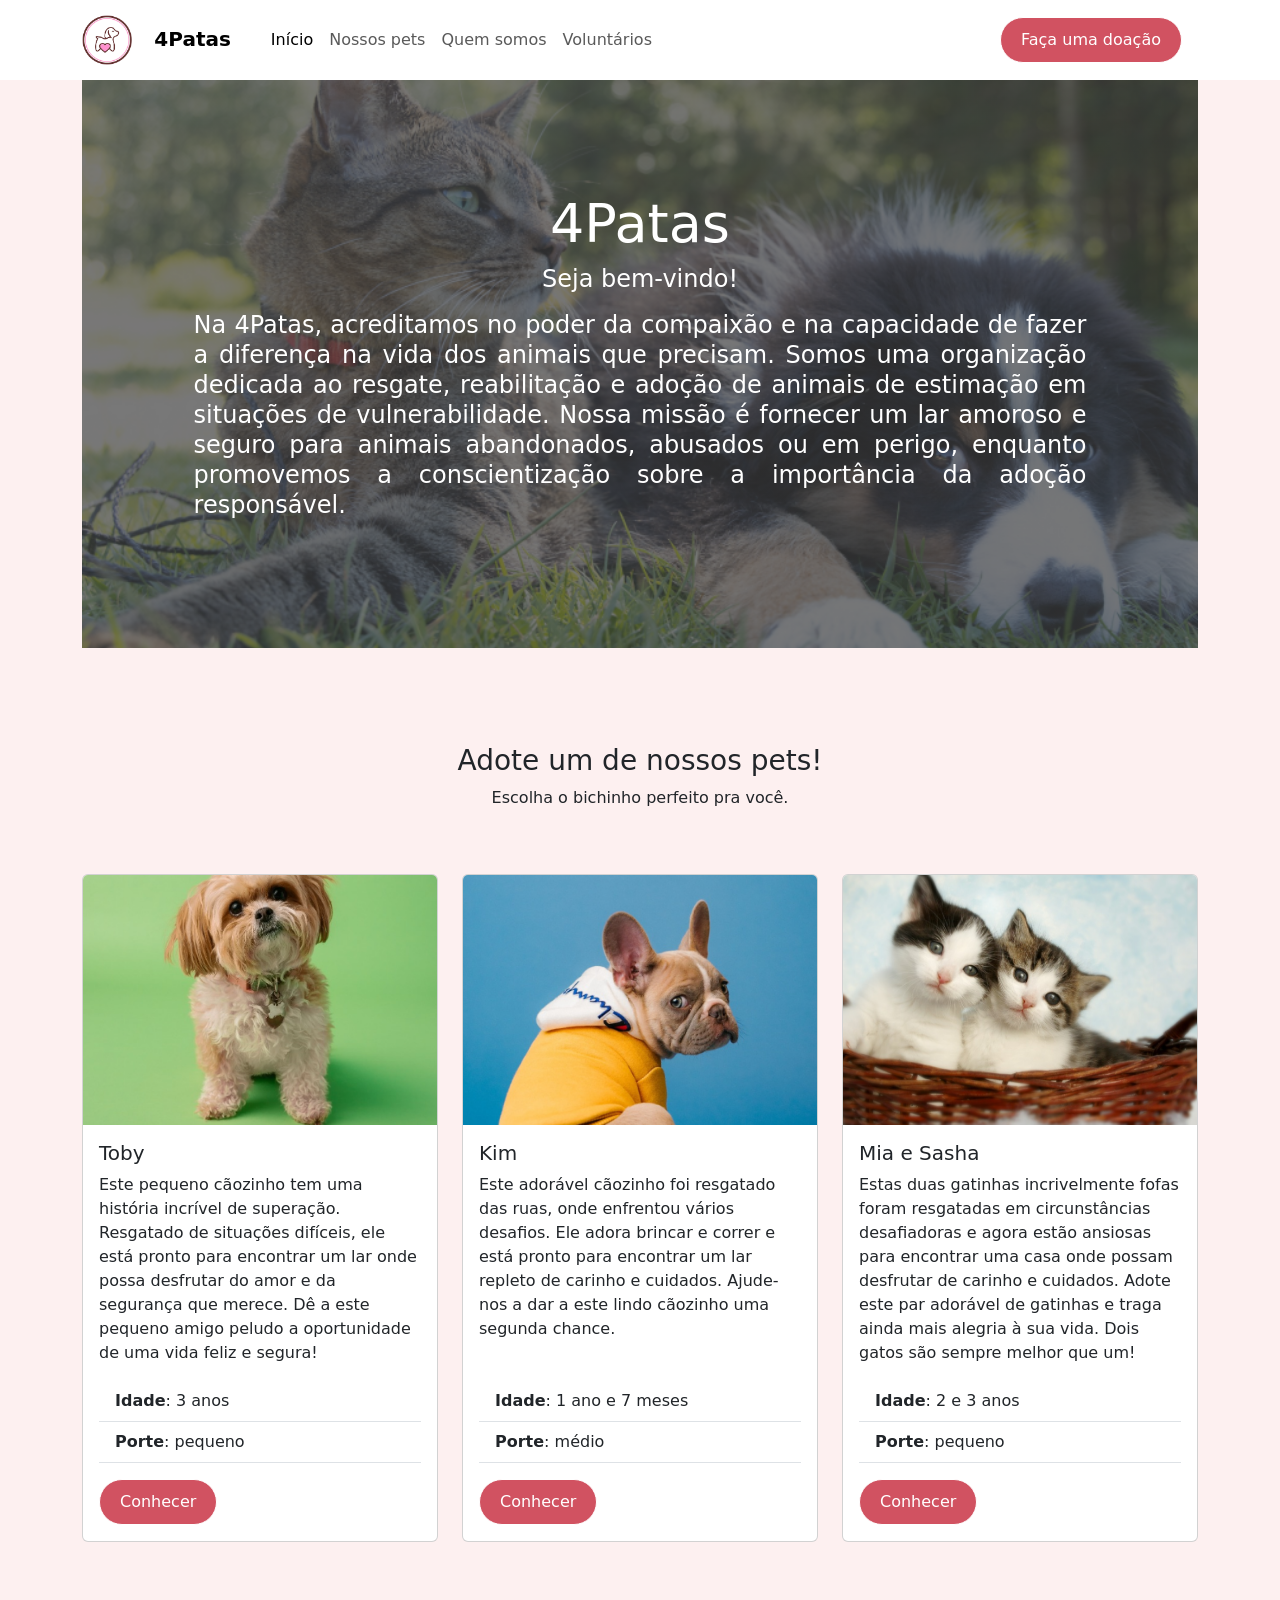
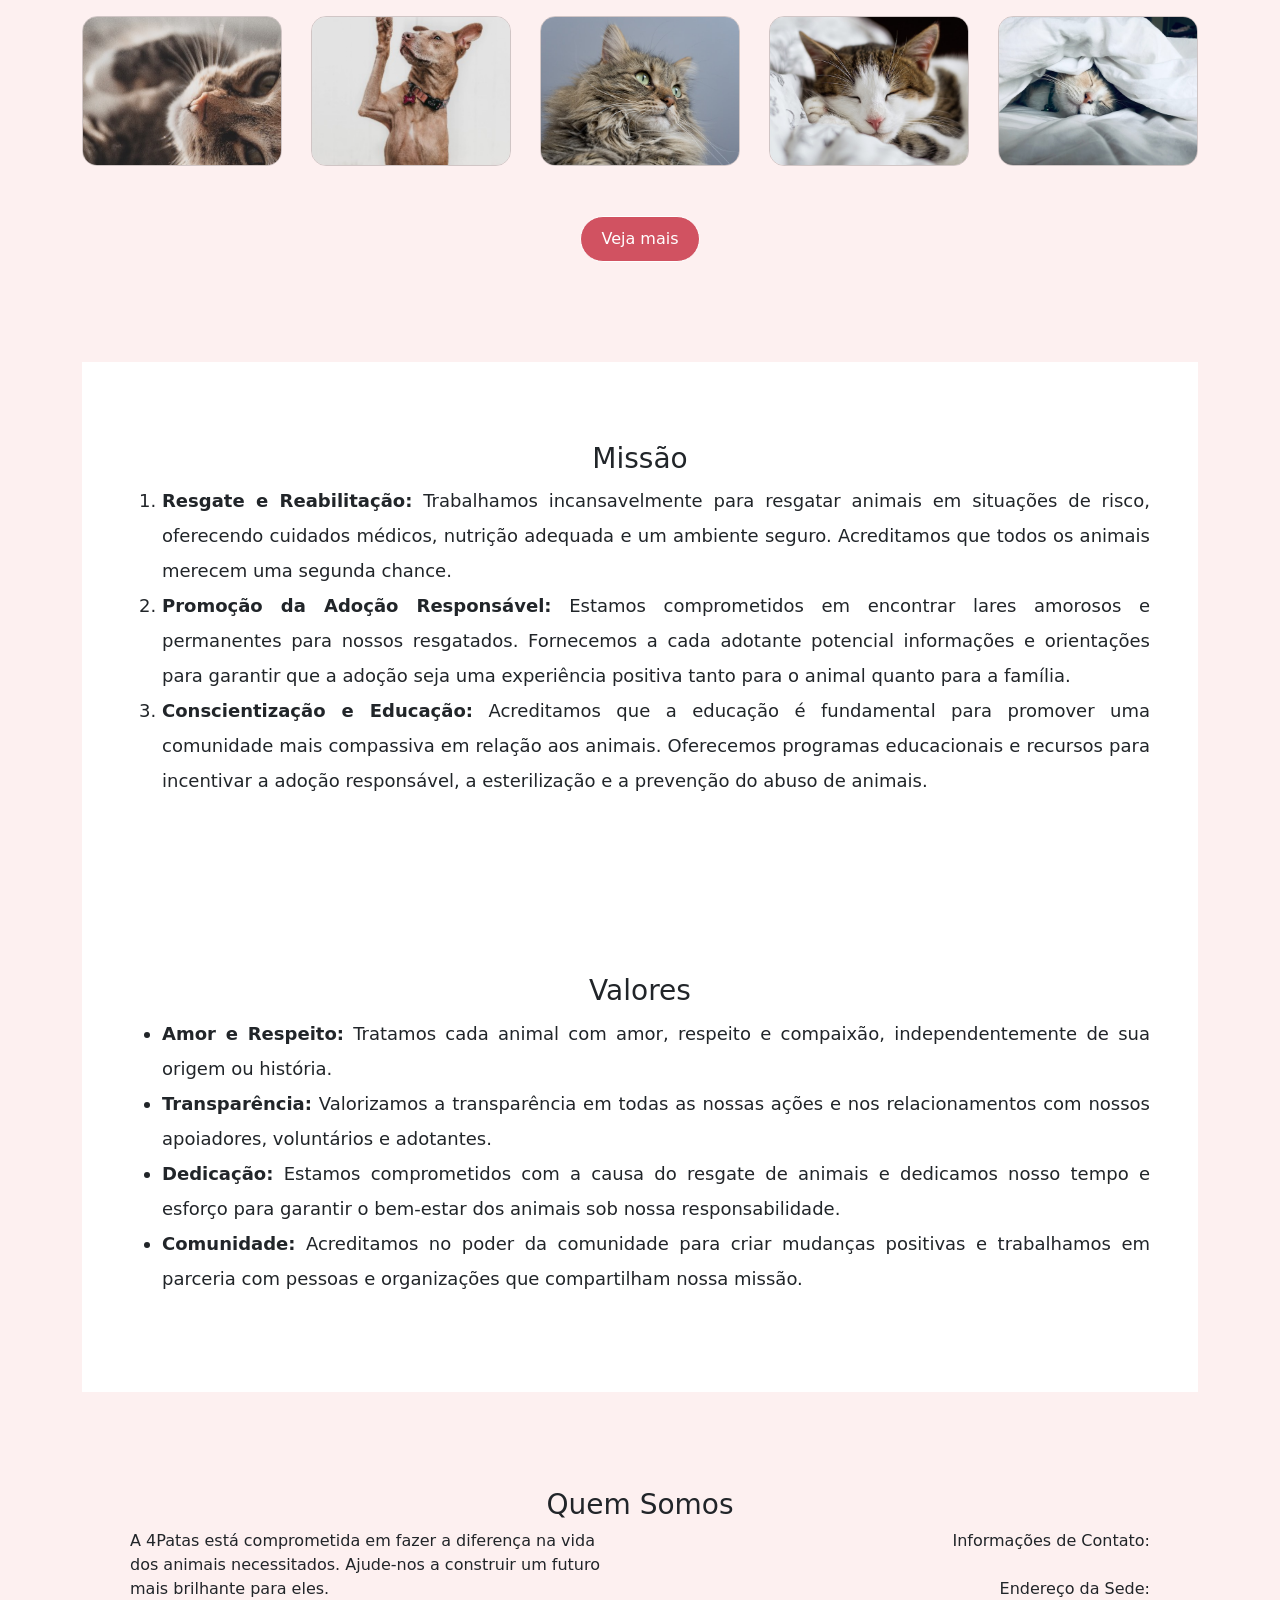
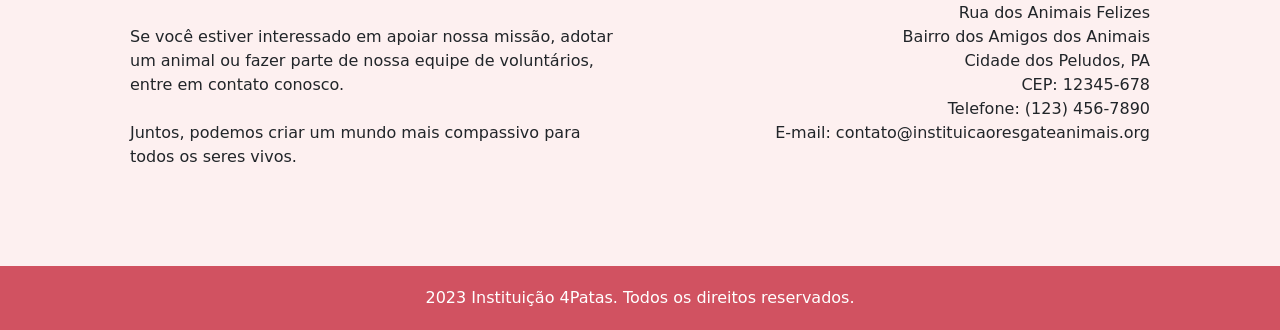
<file: integrador-4/Site/index.html>
<!DOCTYPE html>
<html lang="pt-br">

<head>
	<meta charset="UTF-8">
	<meta http-equiv="X-UA-Compatible" content="IE=edge">
	<meta name="viewport" content="width=device-width, initial-scale=1.0">
	<link rel="stylesheet" type="text/css" href="./css/estilos.css">

	<link href="https://cdn.jsdelivr.net/npm/bootstrap@5.3.2/dist/css/bootstrap.min.css" rel="stylesheet"
		integrity="sha384-T3c6CoIi6uLrA9TneNEoa7RxnatzjcDSCmG1MXxSR1GAsXEV/Dwwykc2MPK8M2HN" crossorigin="anonymous">
	<link rel="stylesheet" href="https://cdnjs.cloudflare.com/ajax/libs/font-awesome/6.4.2/css/all.min.css">

	<title>4Patas</title>
</head>

<body>
	<nav class="navbar navbar-expand-lg">
		<div class="container-xl">
			<a class="navbar-brand" href="#">
				<img src="img/logo.png" alt="Logo" width="50" class="d-inline-block me-3">
				<b>4Patas</b></a>
			<button class="navbar-toggler" type="button" data-bs-toggle="collapse" data-bs-target="#navbar-control"
				aria-controls="navbar-control" aria-expanded="false" aria-label="Navegar">
				<span class="navbar-toggler-icon"></span>
			</button>

			<div class="collapse navbar-collapse p-3 bg-white" id="navbar-control">
				<ul class="navbar-nav me-auto mb-2 mb-lg-0">
					<li class="nav-item">
						<a class="nav-link active" aria-current="page" href="#">Início</a>
					</li>
					<li class="nav-item">
						<a class="nav-link" href="#">Nossos pets</a>
					</li>
					<li class="nav-item">
						<a class="nav-link" href="#about">Quem somos</a>
					</li>
					<li class="nav-item">
						<a class="nav-link" href="#">Voluntários</a>
					</li>

				</ul>
				<div class="d-lg-flex col-lg-3 justify-content-lg-end">
					<a href="views/donate.html" class="btn donation">Faça uma doação</a>
				</div>
			</div>
		</div>
	</nav>

	<div class="content">
		<div class="main container">
			<div class="main-banner">
				<h1>4Patas</h1>
				<p>Seja bem-vindo!</p>
				<p>Na 4Patas, acreditamos no poder da compaixão e na capacidade de fazer a diferença na vida dos animais
					que precisam. Somos uma organização dedicada ao resgate, reabilitação e adoção de animais de
					estimação em situações de vulnerabilidade. Nossa missão é fornecer um lar amoroso e seguro para
					animais abandonados, abusados ou em perigo, enquanto promovemos a conscientização sobre a
					importância da adoção responsável.</p>
			</div>

			<div class="row mt-5">
				<section class="adoption-container">
					<h3>Adote um de nossos pets!</h3>
					<p>Escolha o bichinho perfeito pra você.</p>
				</section>
				<div class="col-sm-6 col-md-6 col-lg-4 mb-4">
					<div class="card">
						<img src="./img/toby.png" class="card-img-top" alt="Toby">
						<div class="card-body">
							<h5 class="card-title">Toby</h5>
							<p class="card-text">Este pequeno cãozinho tem uma história
								incrível de superação. Resgatado de
								situações difíceis, ele está pronto para encontrar um lar onde possa desfrutar do amor e
								da segurança que merece. Dê a este pequeno amigo peludo a oportunidade de uma vida feliz
								e
								segura!</p>
							<ul class="list-group list-group-flush">
								<li class="list-group-item"><b>Idade</b>: 3 anos</li>
								<li class="list-group-item"><b>Porte</b>: pequeno</li>
								<li class="list-group-item"></li>
							</ul>
							<a href="#" class="btn donation">Conhecer</a>
						</div>
					</div>
				</div>
				<div class="col-sm-6 col-md-6 col-lg-4 mb-4">
					<div class="card">
						<img src="./img/kim.png" class="card-img-top" alt="Kim">
						<div class="card-body">
							<h5 class="card-title">Kim</h5>
							<p class="card-text">
								Este adorável cãozinho foi resgatado das ruas, onde enfrentou vários desafios.
								Ele adora brincar e correr e está pronto para encontrar um lar repleto de carinho e
								cuidados. Ajude-nos a dar a este lindo
								cãozinho uma segunda chance.
								<br /><br />
							</p>
							<ul class="list-group list-group-flush">
								<li class="list-group-item"><b>Idade</b>: 1 ano e 7 meses</li>
								<li class="list-group-item"><b>Porte</b>: médio</li>
								<li class="list-group-item"></li>
							</ul>
							<a href="#" class="btn donation">Conhecer</a>
						</div>
					</div>
				</div>

				<div class="col-sm-6 col-md-6 col-lg-4 mb-4">
					<div class="card">
						<img src="./img/mia-and-sasha.png" class="card-img-top" alt="Mia&Sasha">
						<div class="card-body">
							<h5 class="card-title">Mia e Sasha</h5>
							<p class="card-text">Estas duas gatinhas incrivelmente fofas
								foram resgatadas em circunstâncias desafiadoras e agora estão ansiosas para encontrar
								uma casa onde possam desfrutar de carinho e cuidados.
								Adote este par adorável de gatinhas e traga ainda mais alegria à sua vida. Dois gatos
								são sempre melhor que um!</p>
							<ul class="list-group list-group-flush">
								<li class="list-group-item"><b>Idade</b>: 2 e 3 anos</li>
								<li class="list-group-item"><b>Porte</b>: pequeno</li>
								<li class="list-group-item"></li>
							</ul>
							<a href="#" class="btn donation">Conhecer</a>
						</div>
					</div>
				</div>
			</div>

			</section>
			<section class="banners-container">
				<div class="banner">
					<img src="./img/banner-one.png" alt="Gato de barriga para cima" class="banner-img">
					<img src="./img/banner-two.png" alt="Cachorro com a pata para cima" class="banner-img">
					<img src="./img/banner-three.jpg" alt="Gato olhando para a direita" class="banner-img">
					<img src="./img/banner-four.jpg" alt="Gato dormindo" class="banner-img">
					<img src="./img/banner-five.jpg" alt="Gato dormindo" class="banner-img">
				</div>

				<p>
					<a href="#" class="btn donation">Veja mais</a>
				</p>

			</section>
			<section class="mission-and-values">
				<h3>Missão</h3>
				<ol>
					<li><strong>Resgate e Reabilitação:</strong> Trabalhamos incansavelmente para resgatar animais
						em
						situações de risco,
						oferecendo cuidados médicos, nutrição adequada e um ambiente seguro. Acreditamos que todos
						os
						animais merecem uma segunda chance.</li>
					<li><strong>Promoção da Adoção Responsável:</strong> Estamos comprometidos em encontrar lares
						amorosos e permanentes
						para nossos resgatados. Fornecemos a cada adotante potencial informações e orientações para
						garantir que a adoção seja uma experiência positiva tanto para o animal quanto para a
						família.
					</li>
					<li><strong>Conscientização e Educação:</strong> Acreditamos que a educação é fundamental para
						promover uma comunidade mais compassiva em relação
						aos animais. Oferecemos programas educacionais e recursos para incentivar a adoção
						responsável,
						a esterilização e a prevenção do abuso de animais.</li>
				</ol>
			</section>
			<section class="mission-and-values">
				<h3>Valores</h3>
				<ul>
					<li><strong>Amor e Respeito:</strong> Tratamos cada animal com amor, respeito e compaixão,
						independentemente de sua
						origem ou história.</li>
					<li><strong>Transparência:</strong> Valorizamos a transparência em todas as nossas ações e nos
						relacionamentos com
						nossos apoiadores, voluntários e adotantes.</li>
					<li><strong>Dedicação:</strong> Estamos comprometidos com a causa do resgate de animais e
						dedicamos
						nosso tempo e
						esforço para garantir o bem-estar dos animais sob nossa responsabilidade.</li>
					<li><strong>Comunidade:</strong> Acreditamos no poder da comunidade para criar mudanças
						positivas e
						trabalhamos em
						parceria com pessoas e organizações que compartilham nossa missão.</li>
				</ul>
			</section>
			<div id="about" class="container text-center">
				<h3>Quem Somos</h3>
				<div class="row">
					<div class="col description">
						<p> A 4Patas está comprometida em fazer a diferença na vida dos animais necessitados. Ajude-nos
							a
							construir um futuro mais brilhante para eles.<br><br>Se você estiver interessado em apoiar
							nossa
							missão,
							adotar um animal ou fazer parte de nossa equipe
							de voluntários, entre em contato conosco.<br><br>
							Juntos, podemos criar um mundo mais compassivo para todos
							os seres vivos.</p>
					</div>
					<div class="col address">
						<p>Informações de Contato:<br><br>
							Endereço da Sede:<br>
							Rua dos Animais Felizes<br>
							Bairro dos Amigos dos Animais<br>
							Cidade dos Peludos, PA<br>
							CEP: 12345-678<br>
							Telefone: (123) 456-7890<br>
							E-mail: contato@instituicaoresgateanimais.org
						</p>
					</div>
				</div>




				</section>

			</div>
		</div>
		<footer>
			2023 Instituição 4Patas. Todos os direitos reservados.
		</footer>
		<script src="https://cdn.jsdelivr.net/npm/bootstrap@5.3.2/dist/js/bootstrap.bundle.min.js"
			integrity="sha384-C6RzsynM9kWDrMNeT87bh95OGNyZPhcTNXj1NW7RuBCsyN/o0jlpcV8Qyq46cDfL"
			crossorigin="anonymous"></script>

</body>

</html>
</file>
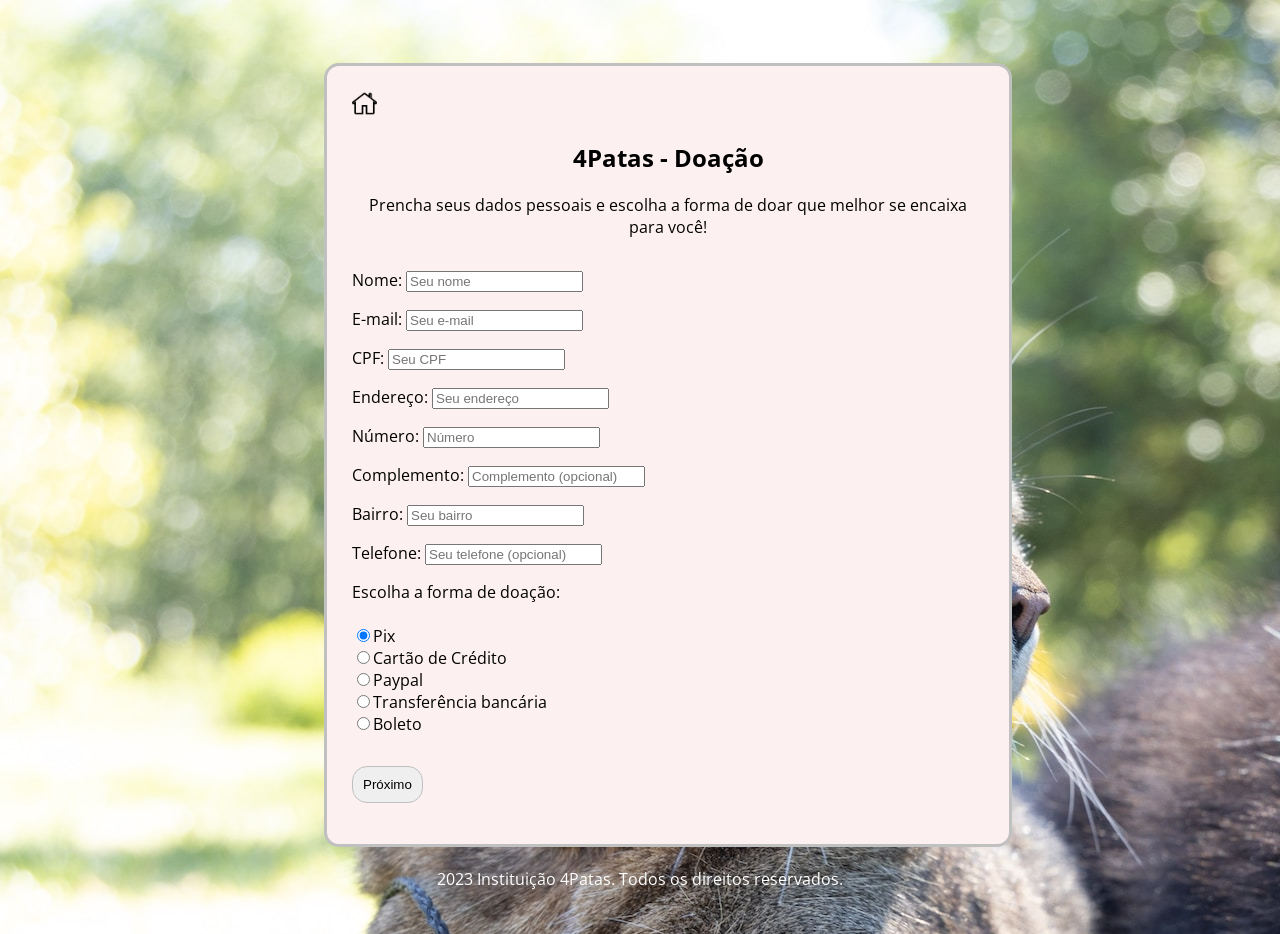
<file: integrador-4/Site/views/donate.html>
<!DOCTYPE html>
<html lang="pt-br">

<head>
    <meta charset="UTF-8">
    <meta name="viewport" content="width=device-width, initial-scale=1.0">
    <title>Doação</title>
    <link rel="stylesheet" href="../css/estilos.css">
</head>

<body class="donate-body">
    <section class="form-container">
        <a href="../index.html"><img src="../img/web-house.png" alt="Home"></a>
        <h2>4Patas - Doação</h2>
        <p id="fill-text">Prencha seus dados pessoais e escolha a forma de doar que melhor se encaixa para você!</p>
        <form action="#" method="post" name="donate-form">
            <p>
                <label for="name">Nome:</label>
                <input type="text" name="name" placeholder="Seu nome" required>
            </p>
            <p>
                <label for="email">E-mail:</label>
                <input type="email" name="email" placeholder="Seu e-mail" required>
            </p>
            <p>
                <label for="cpf">CPF:</label>
                <input type="text" name="cpf" placeholder="Seu CPF" minlength="11" maxlength="11" required>
            </p>
            <p>
                <label for="address">Endereço:</label>
                <input type="text" name="address" placeholder="Seu endereço" required>
            </p>
            <p>
                <label for="number">Número:</label>
                <input type="number" name="number" placeholder="Número" required>
            </p>
            <p>
                <label for="complement">Complemento:</label>
                <input type="text" name="complement" placeholder="Complemento (opcional)">
            </p>
            <p>
                <label for="neighborhood">Bairro:</label>
                <input type="text" name="neighborhood" placeholder="Seu bairro" required>
            </p>
            <p>
                <label for="phone">Telefone:</label>
                <input type="tel" name="phone" placeholder="Seu telefone (opcional)" minlength="11" maxlength="11">
            </p>
            <div id="donation-container">
                <label for="donation-method">Escolha a forma de doação:</label><br><br>
                <input type="radio" name="donation-method" value="pix" checked><label>Pix</label><br>
                <input type="radio" name="donation-method" value="credit-card"><label>Cartão de Crédito</label><br>
                <input type="radio" name="donation-method" value="paypal"><label>Paypal</label><br>
                <input type="radio" name="donation-method" value="bank-transfer"><label>Transferência bancária</label><br>
                <input type="radio" name="donation-method" value="ticket"><label>Boleto</label><br>
                <p><input type="submit" value="Próximo"></p>
            </div>
        </form>
    </section>
    </main>
    <footer id="donation-footer">
        <p>2023 Instituição 4Patas. Todos os direitos reservados.</p>
    </footer>
</body>

</html>
</file>
<file: integrador-4/Site/css/estilos.css>
@import url("https://fonts.googleapis.com/css2?family=Open+Sans:wght@400;600&display=swap");

body {
	font-family: "Open Sans", Arial, Helvetica, sans-serif;
}

body > .content {
	background-color: #fdf0f0;
}

textarea {
	margin: 0;
	padding: 0;
}

nav.navbar {
	width: 100%;
	height: 80px;
	padding: 0px 2em;
	position: fixed;
	background-color: white;
	box-sizing: border-box;
	z-index: 100;
}

.main {
	padding-top: 80px;
}

.btn.donation {
	color: white;
	background-color: #d15261;
	border: 1px solid white;
	border-radius: 25px;
	padding: 10px 20px;
}

.btn.donation:hover {
	background-color: #fdf0f0;
	border: 1px solid #d15261;
	color: #d15261;
}

.card-img-top {
	height: 250px;
	object-fit: cover;
}

.main-banner {
	background: linear-gradient(rgba(0, 0, 0, 0.5), rgba(0, 0, 0, 0.5)), url(../img/background.png);
	max-width: 100vw;
	background-position: top;
	background-size: cover;
	padding: 10%;
	position: relative;
}

.main-banner h1,
.main-banner p {
	color: #fff;
	text-align: center;
}

.main-banner h1 {
	font-size: 54px;
}

.main-banner p {
	font-size: 24px;
	line-height: 30px;
}

.main-banner p:last-child {
	text-align: justify;
}

.adoption-container {
	padding-top: 3em;
	padding-bottom: 3em;
	text-align: center;
	background-color: #fdf0f0;
}

.adoption-container h2 {
	font-size: 32px;
}

.pets-container {
	width: 90%;
	position: relative;
	margin-left: auto;
	margin-right: auto;
	margin-top: 4em;
}

.pets-img {
	width: 100%;
	max-width: 450px;
	border-radius: 15px;
	box-shadow: 2px 2px 3px #000;
}

.pet {
	margin-top: 15px;
	padding: 50px;
	text-align: center;
	background-color: #f1b4bb;
	border-radius: 15px;
	border: 2px solid black;
}

.pet p {
	line-height: 30px;
}

.pet-description {
	font-size: 24px;
}

.pet-age {
	font-size: 20px;
}

.pet-story {
	font-size: 18px;
}

.banner {
	margin-top: 50px;
	display: flex;
	justify-content: space-between;
	overflow: hidden;
}

.banner-img {
	width: 200px;
	height: 150px;
	border-radius: 15px;
	border: 1px solid rgba(0, 0, 0, 0.175);
	object-fit: cover;
}

.banners-container p {
	margin-top: 50px;
	margin-bottom: 100px;
	text-align: center;
	font-size: 28px;
}

.mission-and-values {
	padding: 5em 3em;

	background-color: white;
}

.mission-and-values:last-child {
	background-image: url(../img/sky-wallpaper.jpg);
}

.mission-and-values h2 {
	font-size: 28px;
	text-align: center;
}

.mission-and-values li {
	font-size: 18px;
	text-align: justify;
	line-height: 35px;
}

.informations {
	min-height: 325px;
	display: flex;

	color: black;
	font-size: 20px;
	padding: 25px;
	line-height: 30px;
}

.description {
	width: 50%;
	text-align: left;
}

.address {
	width: 50%;
	text-align: right;
}

@media (max-width: 765px) {
	.informations {
		flex-direction: column;
	}

	.description,
	.address {
		width: 100%;
	}
}

footer {
	text-align: center;
	padding: 20px;
	margin-top: -15px;
	background-color: #d15261;
	color: white;
}

#about {
	padding: 6em 3em;
}

.donate-body {
	background-image: url(../img/donate-background.jpg);
}

#donation-footer {
	background-color: transparent;
}

.form-container {
	background-color: #fdf0f0;
	border: 3px solid silver;
	padding: 25px;
	margin-top: 5%;
	margin-left: 25%;
	width: 50%;
	border-radius: 15px;
}

.form-container a img {
	width: 25px;
}

.form-container a:hover {
	cursor: pointer;
}

.form-container h2 {
	text-align: center;
}

h3 {
	text-align: center;
}

#fill-text {
	text-align: center;
	padding-bottom: 15px;
}

.donate-form p {
	text-align: left;
}

.form-container input[type="submit"] {
	margin-top: 15px;
	padding: 10px;
	border-radius: 15px;
	border: 1px solid silver;
}

.form-container input[type="submit"]:hover {
	cursor: pointer;
	background-color: white;
	border: 1px solid black;
}
</file>
